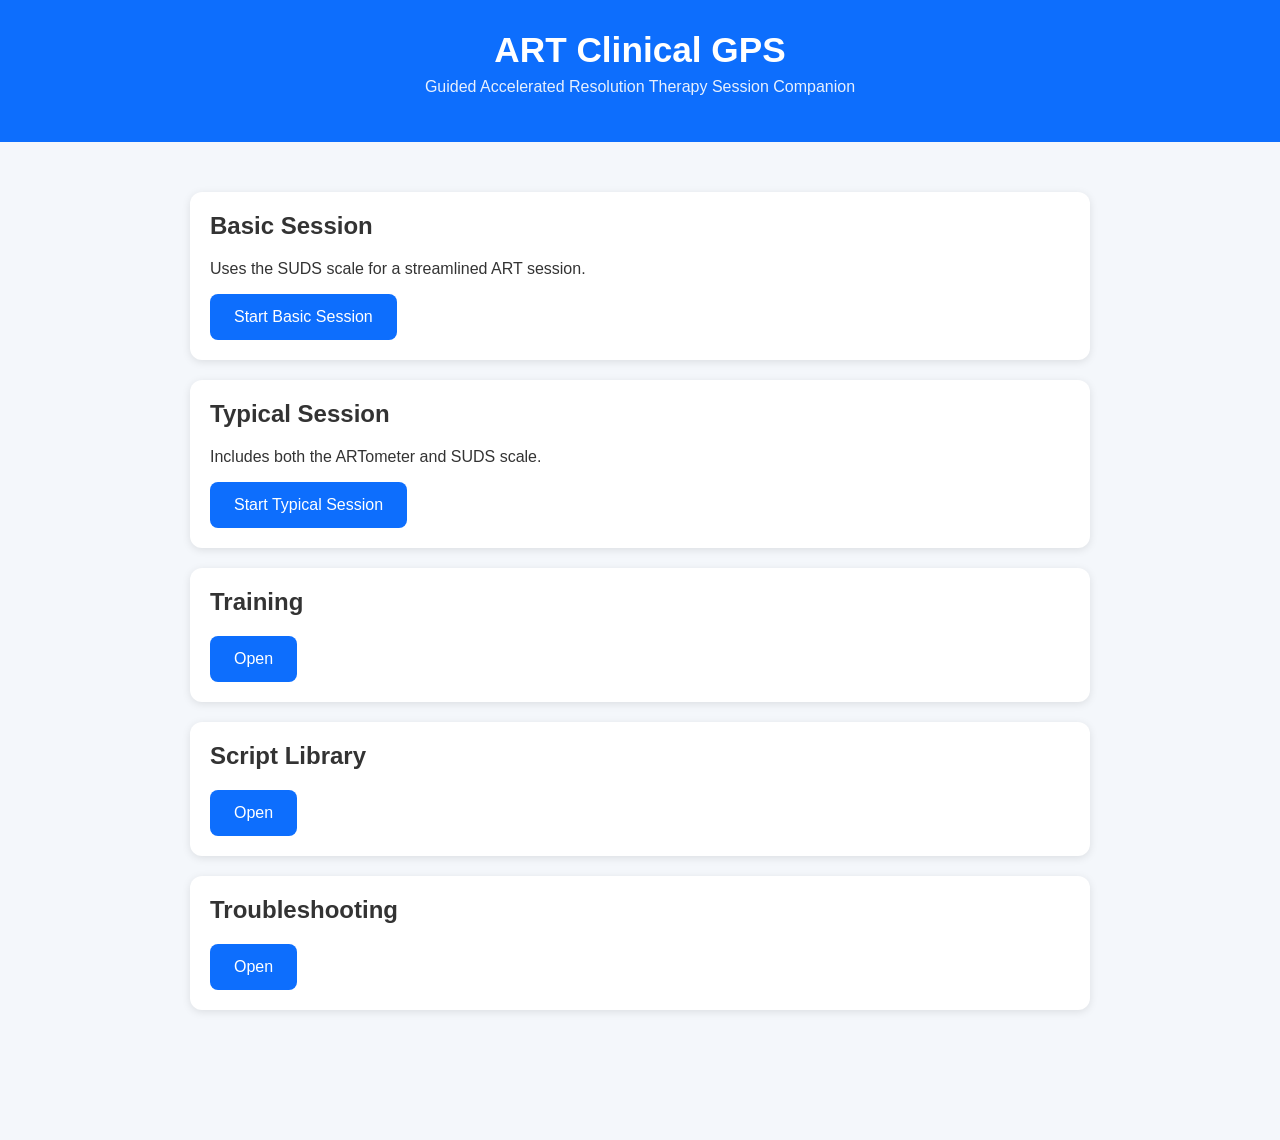
<file: index.html>
<!DOCTYPE html>
<html lang="en">
<head>
    <meta charset="UTF-8">

    <meta
        name="viewport"
        content="width=device-width, initial-scale=1.0"
    >

    <title>ART Clinical GPS</title>

    <link rel="stylesheet" href="styles.css">
</head>

<body>

    <header>
        <h1>ART Clinical GPS</h1>

        <p>
            Guided Accelerated Resolution Therapy Session Companion
        </p>
    </header>

    <main>

        <div class="card">
            <h2>Basic Session</h2>

            <p>
                Uses the SUDS scale for a streamlined ART session.
            </p>

            <button
                type="button"
                onclick="startBasicSession()"
            >
                Start Basic Session
            </button>
        </div>

        <div class="card">
            <h2>Typical Session</h2>

            <p>
                Includes both the ARTometer and SUDS scale.
            </p>

            <button
                type="button"
                onclick="startTypicalSession()"
            >
                Start Typical Session
            </button>
        </div>

        <div class="card">
            <h2>Training</h2>

            <button
                type="button"
                onclick="showMessage('Training Mode Coming Soon')"
            >
                Open
            </button>
        </div>

        <div class="card">
            <h2>Script Library</h2>

            <button
                type="button"
                onclick="showMessage('Script Library Coming Soon')"
            >
                Open
            </button>
        </div>

        <div class="card">
            <h2>Troubleshooting</h2>

            <button
                type="button"
                onclick="showMessage('Troubleshooting Coming Soon')"
            >
                Open
            </button>
        </div>

    </main>

    <div id="message"></div>

    <script src="app.js?v=3"></script>

</body>
</html>
</file>
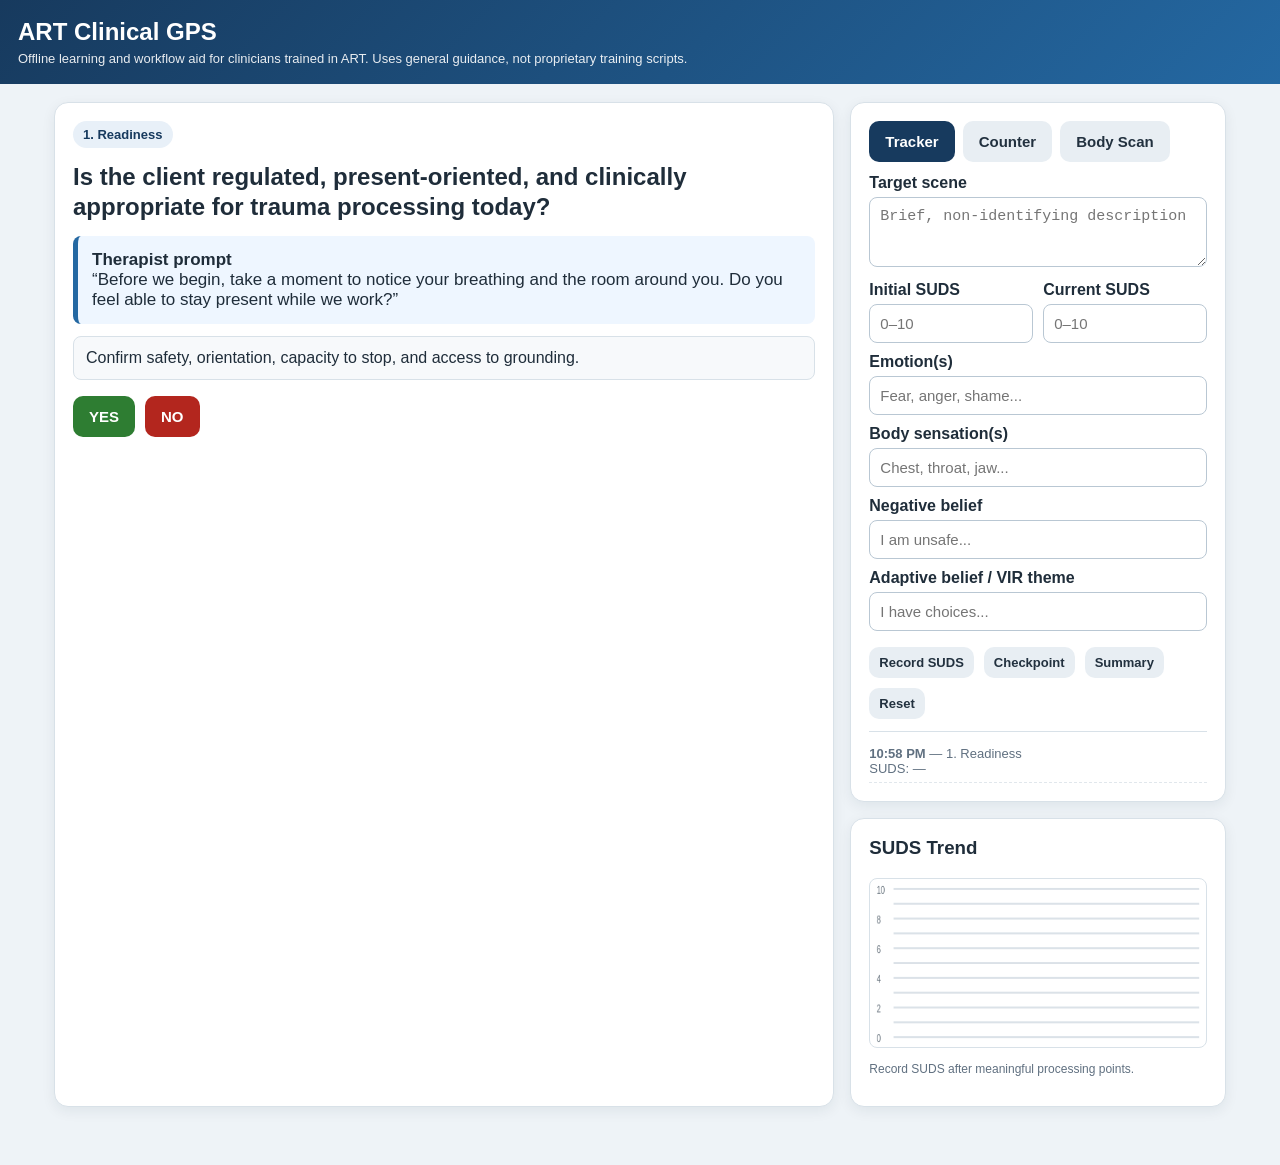
<file: ART_Clinical_GPS_Full.html>
<!DOCTYPE html>
<html lang="en">
<head>
<meta charset="utf-8">
<meta name="viewport" content="width=device-width, initial-scale=1">
<title>ART Clinical GPS</title>
<style>
:root{
  --navy:#173a5e; --blue:#2468a2; --green:#2e7d32; --red:#b3261e;
  --amber:#b26a00; --bg:#eef3f7; --card:#ffffff; --line:#d8e1e8;
  --text:#1f2d3a; --muted:#607080; --purple:#6b4fa1;
}
*{box-sizing:border-box}
body{margin:0;font-family:Arial,Helvetica,sans-serif;background:var(--bg);color:var(--text)}
header{background:linear-gradient(135deg,var(--navy),var(--blue));color:#fff;padding:18px}
header h1{margin:0;font-size:24px}
header p{margin:5px 0 0;font-size:13px;opacity:.9}
main{max-width:1200px;margin:18px auto;padding:0 14px 40px}
.layout{display:grid;grid-template-columns:1.35fr .65fr;gap:16px}
@media(max-width:900px){.layout{grid-template-columns:1fr}}
.card{background:var(--card);border:1px solid var(--line);border-radius:14px;padding:18px;box-shadow:0 4px 14px rgba(20,40,60,.07)}
.badge{display:inline-block;border-radius:999px;background:#e8f0f8;color:var(--navy);padding:6px 10px;font-weight:700;font-size:13px}
.question{font-size:24px;line-height:1.25;font-weight:800;margin:14px 0}
.script{background:#eef6ff;border-left:5px solid var(--blue);padding:14px;border-radius:8px;margin:12px 0;font-size:17px}
.note{background:#f7f9fb;border:1px solid var(--line);padding:12px;border-radius:8px;margin:10px 0}
.warning{background:#fff4e3;border-left:5px solid var(--amber);padding:12px;border-radius:8px;margin:10px 0}
.stop{background:#fdeceb;border-left:5px solid var(--red);padding:12px;border-radius:8px;margin:10px 0}
.actions{display:flex;flex-wrap:wrap;gap:10px;margin-top:16px}
button{border:none;border-radius:10px;padding:12px 16px;font-size:15px;font-weight:700;cursor:pointer}
button:hover{filter:brightness(.98)}
.primary{background:var(--blue);color:#fff}
.yes{background:var(--green);color:#fff}
.no{background:var(--red);color:#fff}
.amber{background:var(--amber);color:#fff}
.purple{background:var(--purple);color:#fff}
.secondary{background:#e8eef3;color:#22313f}
.response-grid{display:grid;grid-template-columns:1fr 1fr;gap:10px;margin-top:12px}
@media(max-width:650px){.response-grid{grid-template-columns:1fr}}
.response{background:#f7f9fb;border:1px solid var(--line);color:var(--text);text-align:left}
h2,h3{margin-top:0}
label{display:block;font-weight:700;margin:10px 0 5px}
input,textarea,select{width:100%;padding:10px;border:1px solid #b9c7d3;border-radius:8px;font-size:15px}
textarea{min-height:70px;resize:vertical}
.row{display:grid;grid-template-columns:1fr 1fr;gap:10px}
@media(max-width:650px){.row{grid-template-columns:1fr}}
.counter{text-align:center;font-size:56px;font-weight:800;color:var(--navy);margin:8px 0}
.progress{height:16px;background:#e6edf3;border-radius:999px;overflow:hidden}
.bar{height:100%;width:0;background:var(--green);transition:.2s}
.small{font-size:13px;padding:8px 10px}
.timeline{max-height:220px;overflow:auto;font-size:13px;color:var(--muted);border-top:1px solid var(--line);margin-top:12px;padding-top:8px}
.timeline div{padding:6px 0;border-bottom:1px dashed #e1e7ec}
canvas{width:100%;height:170px;border:1px solid var(--line);border-radius:8px;background:#fff}
.summary{white-space:pre-wrap;background:#f8fafc;border:1px solid var(--line);padding:12px;border-radius:8px}
.hidden{display:none}
.footer{font-size:12px;color:var(--muted);margin-top:10px}
.tabs{display:flex;gap:8px;flex-wrap:wrap;margin-bottom:12px}
.tab{background:#e8eef3;color:#22313f}
.tab.active{background:var(--navy);color:white}
.checklist{display:grid;grid-template-columns:1fr 1fr;gap:8px}
@media(max-width:650px){.checklist{grid-template-columns:1fr}}
.check{display:flex;align-items:center;gap:8px;border:1px solid var(--line);border-radius:8px;padding:8px}
.check input{width:auto}
</style>
</head>
<body>
<header>
  <h1>ART Clinical GPS</h1>
  <p>Offline learning and workflow aid for clinicians trained in ART. Uses general guidance, not proprietary training scripts.</p>
</header>

<main>
<div class="layout">
  <section class="card">
    <div id="stepBadge" class="badge">Step 1</div>
    <div id="question" class="question"></div>
    <div id="script"></div>
    <div id="clinicalNote"></div>
    <div id="responses"></div>
    <div id="actions" class="actions"></div>
  </section>

  <aside>
    <section class="card">
      <div class="tabs">
        <button class="tab active" onclick="showPanel('tracker',this)">Tracker</button>
        <button class="tab" onclick="showPanel('counterPanel',this)">Counter</button>
        <button class="tab" onclick="showPanel('bodyPanel',this)">Body Scan</button>
      </div>

      <div id="tracker">
        <label>Target scene</label>
        <textarea id="target" placeholder="Brief, non-identifying description"></textarea>

        <div class="row">
          <div>
            <label>Initial SUDS</label>
            <input id="initialSuds" type="number" min="0" max="10" placeholder="0–10">
          </div>
          <div>
            <label>Current SUDS</label>
            <input id="currentSuds" type="number" min="0" max="10" placeholder="0–10">
          </div>
        </div>

        <label>Emotion(s)</label>
        <input id="emotions" placeholder="Fear, anger, shame...">

        <label>Body sensation(s)</label>
        <input id="body" placeholder="Chest, throat, jaw...">

        <label>Negative belief</label>
        <input id="negativeBelief" placeholder="I am unsafe...">

        <label>Adaptive belief / VIR theme</label>
        <input id="adaptiveBelief" placeholder="I have choices...">

        <div class="actions">
          <button class="secondary small" onclick="recordSuds()">Record SUDS</button>
          <button class="secondary small" onclick="saveCheckpoint()">Checkpoint</button>
          <button class="secondary small" onclick="generateSummary()">Summary</button>
          <button class="secondary small" onclick="resetAll()">Reset</button>
        </div>
        <div id="timeline" class="timeline"></div>
      </div>

      <div id="counterPanel" class="hidden">
        <h3>40-Movement Counter</h3>
        <div id="count" class="counter">0</div>
        <div class="progress"><div id="bar" class="bar"></div></div>
        <div class="actions">
          <button class="primary" onclick="addMovement()">+1</button>
          <button class="secondary" onclick="addTen()">+10</button>
          <button class="secondary" onclick="resetCounter()">Reset</button>
        </div>
        <p class="footer">Use +10 after each group of ten movements to reduce distraction.</p>
      </div>

      <div id="bodyPanel" class="hidden">
        <h3>Body Scan</h3>
        <div class="checklist">
          <label class="check"><input type="checkbox" value="Head/face">Head/face</label>
          <label class="check"><input type="checkbox" value="Jaw/throat">Jaw/throat</label>
          <label class="check"><input type="checkbox" value="Shoulders/arms">Shoulders/arms</label>
          <label class="check"><input type="checkbox" value="Chest">Chest</label>
          <label class="check"><input type="checkbox" value="Abdomen">Abdomen</label>
          <label class="check"><input type="checkbox" value="Back">Back</label>
          <label class="check"><input type="checkbox" value="Hips/pelvis">Hips/pelvis</label>
          <label class="check"><input type="checkbox" value="Legs/feet">Legs/feet</label>
        </div>
        <label>Residual sensation notes</label>
        <textarea id="bodyNotes"></textarea>
      </div>
    </section>

    <section class="card" style="margin-top:16px">
      <h3>SUDS Trend</h3>
      <canvas id="sudsChart" width="500" height="170"></canvas>
      <p class="footer">Record SUDS after meaningful processing points.</p>
    </section>
  </aside>
</div>

<section id="summaryCard" class="card hidden" style="margin-top:16px">
  <h3>Editable Session Summary</h3>
  <div id="summary" class="summary"></div>
  <div class="actions">
    <button class="primary" onclick="copySummary()">Copy Summary</button>
  </div>
</section>
</main>

<script>
const nodes = {
start:{
 step:"1. Readiness",
 q:"Is the client regulated, present-oriented, and clinically appropriate for trauma processing today?",
 script:"“Before we begin, take a moment to notice your breathing and the room around you. Do you feel able to stay present while we work?”",
 note:"Confirm safety, orientation, capacity to stop, and access to grounding.",
 yes:"target", no:"stabilize"
},
stabilize:{
 step:"Pause and Stabilize",
 q:"The client is not ready to begin trauma processing.",
 script:"“Let’s pause the memory work and help your nervous system settle first.”",
 stop:"Use grounding, orientation, containment, breathing, or resourcing. Do not force processing.",
 next:"start", nextLabel:"Reassess Readiness"
},
target:{
 step:"2. Target",
 q:"Has one specific target scene been identified?",
 script:"“What single moment or snapshot feels most distressing right now?”",
 yes:"baseline", no:"narrowTarget"
},
narrowTarget:{
 step:"Narrow the Target",
 q:"Help the client move from a broad issue to one scene.",
 script:"“When you think about the whole situation, which single moment stands out most strongly?”",
 note:"Avoid targeting an entire childhood, relationship, or life chapter at once.",
 next:"baseline", nextLabel:"Target Chosen"
},
baseline:{
 step:"3. Baseline",
 q:"Have you recorded SUDS, emotions, body sensations, and the negative belief?",
 script:"“When you bring up that scene now, how disturbing is it from 0 to 10? What emotion and body sensation are strongest?”",
 yes:"orientation", no:"collectBaseline"
},
collectBaseline:{
 step:"Collect Baseline",
 q:"Complete the baseline fields before proceeding.",
 script:"“What does the scene make you believe about yourself right now?”",
 next:"orientation", nextLabel:"Baseline Complete"
},
orientation:{
 step:"4. Explain the Process",
 q:"Does the client understand the process, consent, and know they can stop?",
 script:"“You can keep the details private. Notice the image, feelings, and body sensations while following the movement. You may ask to stop at any time.”",
 yes:"movement", no:"clarify"
},
clarify:{
 step:"Clarify and Consent",
 q:"Address questions and confirm understanding.",
 script:"“What would help you feel more comfortable or more in control before we begin?”",
 next:"movement", nextLabel:"Client Ready"
},
movement:{
 step:"5. Processing Set",
 q:"Complete a set of approximately 40 eye movements.",
 script:"“Bring up the scene, notice what happens inside, and follow my hand with your eyes.”",
 note:"Use the counter if helpful. Maintain a pace the client can track comfortably.",
 next:"postSet", nextLabel:"Set Complete"
},
postSet:{
 step:"6. After the Set",
 q:"What did the client report?",
 script:"Ask: “What do you notice now?”",
 responses:[
  ["The image changed","imageChanged"],
  ["Emotion changed","emotionChanged"],
  ["Body sensation changed","bodyChanged"],
  ["Nothing changed","noChange"],
  ["New memory appeared","newMemory"],
  ["Client became flooded","flooded"],
  ["Client seems dissociated","dissociated"],
  ["Client is analyzing/intellectualizing","intellectualizing"]
 ]
},
imageChanged:{
 step:"Follow the Shift",
 q:"Is the changed image still connected to the same target?",
 script:"“Stay with what changed and notice what comes next.”",
 yes:"sudsCheck", no:"parkTarget"
},
emotionChanged:{
 step:"Follow the Emotion",
 q:"Did the emotional intensity decrease or transform?",
 script:"“Notice that change and stay with whatever is present now.”",
 yes:"sudsCheck", no:"movement"
},
bodyChanged:{
 step:"Follow the Body",
 q:"Did the body sensation decrease, move, or change quality?",
 script:"“Notice where the sensation is now and what it is doing.”",
 yes:"sudsCheck", no:"movement"
},
noChange:{
 step:"No Change",
 q:"Has there been no meaningful change after several sets?",
 script:"“Sometimes change is subtle. Notice whether anything is even slightly different.”",
 yes:"troubleshoot", no:"movement"
},
newMemory:{
 step:"New Memory",
 q:"Is the new memory clearly linked to the current target?",
 script:"“Does this feel like part of the same experience, or like a different target?”",
 yes:"movement", no:"parkTarget"
},
parkTarget:{
 step:"Park a New Target",
 q:"Record the unrelated material for later and return to the original target.",
 script:"“Let’s note that so we do not lose it, and return to the scene we started with.”",
 next:"movement", nextLabel:"Return to Target"
},
flooded:{
 step:"Flooding",
 q:"The client is outside the window of tolerance.",
 script:"“Pause. Feel your feet on the floor and look around the room. Tell me where you are right now.”",
 stop:"Stop processing. Reorient and regulate before deciding whether to continue.",
 next:"readinessAfterPause", nextLabel:"Reassess"
},
dissociated:{
 step:"Dissociation",
 q:"The client appears detached, far away, confused, or unresponsive.",
 script:"“Look at me and name three things you can see in the room. What day is it, and where are you?”",
 stop:"Do not continue eye movements until the client is clearly present and stable.",
 next:"readinessAfterPause", nextLabel:"Reassess"
},
readinessAfterPause:{
 step:"Reassessment",
 q:"Has the client returned to a stable, present state?",
 script:"“Do you feel fully back in the room and able to choose whether we continue?”",
 yes:"movement", no:"closure"
},
intellectualizing:{
 step:"Return to Experience",
 q:"Can the client shift from explaining to noticing?",
 script:"“Rather than figuring it out, notice the image, emotion, or body sensation that is present right now.”",
 yes:"movement", no:"troubleshoot"
},
troubleshoot:{
 step:"Troubleshooting",
 q:"Which issue best fits?",
 script:"Choose the closest clinical issue.",
 responses:[
  ["Target is too broad","narrowTarget"],
  ["Client cannot visualize","nonvisual"],
  ["Blocking belief may be present","blockingBelief"],
  ["Competing target keeps intruding","parkTarget"],
  ["Client remains dysregulated","stabilize"],
  ["Unsure / protocol feels stuck","consult"]
 ]
},
nonvisual:{
 step:"Nonvisual Processing",
 q:"Can the client work from emotion, body sensation, sound, or another sensory impression?",
 script:"“You do not need a clear picture. Notice the strongest feeling, sensation, sound, or sense of the scene.”",
 yes:"movement", no:"consult"
},
blockingBelief:{
 step:"Blocking Belief",
 q:"Can the client identify what feels unsafe about letting the distress change?",
 script:"“Is there any part of you that believes something bad would happen if this felt less upsetting?”",
 yes:"movement", no:"consult"
},
consult:{
 step:"Clinical Judgment",
 q:"Pause and reassess the treatment plan.",
 script:"Do not force the protocol. Consider stabilization, supervision, consultation, or a different intervention.",
 next:"closure", nextLabel:"Move to Closure"
},
sudsCheck:{
 step:"7. SUDS Check",
 q:"Is current SUDS approximately 0–2 and clearly reduced from baseline?",
 script:"“When you bring up the original scene now, what number is it from 0 to 10?”",
 yes:"virReady", no:"movement"
},
virReady:{
 step:"8. VIR Readiness",
 q:"Is the client ready to create a healthy preferred image?",
 script:"“Would you like to change the image in a way that feels safe, empowering, or complete?”",
 yes:"virOptions", no:"movement"
},
virOptions:{
 step:"Voluntary Image Replacement",
 q:"What kind of replacement best fits the client’s need?",
 script:"Keep the image client-generated.",
 responses:[
  ["Safety or rescue","virInstall"],
  ["Protection or boundary","virInstall"],
  ["Justice or accountability","virInstall"],
  ["Comfort or nurturing","virInstall"],
  ["Empowerment or choice","virInstall"],
  ["A peaceful ending","virInstall"]
 ]
},
virInstall:{
 step:"9. Reinforce VIR",
 q:"Complete another movement set while the client holds the preferred image.",
 script:"“Hold that new image and notice what feels different now.”",
 next:"bodyScan", nextLabel:"Set Complete"
},
bodyScan:{
 step:"10. Body Scan",
 q:"Is there any residual tension, discomfort, or emotional charge in the body?",
 script:"“Slowly scan from your head to your feet. Where do you notice anything remaining?”",
 yes:"bodyProcess", no:"futureTemplate"
},
bodyProcess:{
 step:"Target Residual Sensation",
 q:"Process the remaining body sensation.",
 script:"“Focus on that sensation and follow the movement.”",
 next:"bodyScan", nextLabel:"Recheck Body"
},
futureTemplate:{
 step:"11. Future Template",
 q:"When the client imagines a likely future trigger, does distress return?",
 script:"“Imagine encountering a similar situation in the future. What do you notice?”",
 yes:"futureProcess", no:"closure"
},
futureProcess:{
 step:"Future Trigger Processing",
 q:"Process the future-trigger distress and then retest.",
 script:"“Stay with what comes up in that future situation and follow the movement.”",
 next:"futureTemplate", nextLabel:"Retest"
},
closure:{
 step:"12. Closure",
 q:"Is the client grounded, present-oriented, and stable enough to end?",
 script:"“Take a breath, look around the room, and notice that the session is ending. What do you need before you leave?”",
 yes:"complete", no:"stabilize"
},
complete:{
 step:"Complete",
 q:"Session workflow complete.",
 script:"Record final SUDS, client response, residual material, and follow-up plan.",
 next:"start", nextLabel:"Start New Session"
}
};

let current = "start";
let movementCount = 0;
let sudsData = [];
let checkpoints = [];

function render(id){
  current = id;
  const n = nodes[id];
  document.getElementById("stepBadge").textContent = n.step;
  document.getElementById("question").textContent = n.q;
  document.getElementById("script").innerHTML = n.script ? `<div class="script"><b>Therapist prompt</b><br>${n.script}</div>` : "";
  let noteHtml = "";
  if(n.note) noteHtml += `<div class="note">${n.note}</div>`;
  if(n.warning) noteHtml += `<div class="warning">${n.warning}</div>`;
  if(n.stop) noteHtml += `<div class="stop">${n.stop}</div>`;
  document.getElementById("clinicalNote").innerHTML = noteHtml;

  const resp = document.getElementById("responses");
  resp.innerHTML = "";
  if(n.responses){
    const grid = document.createElement("div");
    grid.className = "response-grid";
    n.responses.forEach(([label,next])=>{
      const b = document.createElement("button");
      b.className = "response";
      b.textContent = label;
      b.onclick = ()=>render(next);
      grid.appendChild(b);
    });
    resp.appendChild(grid);
  }

  const actions = document.getElementById("actions");
  actions.innerHTML = "";
  if(n.yes || n.no){
    if(n.yes) actions.appendChild(makeButton("YES","yes",()=>render(n.yes)));
    if(n.no) actions.appendChild(makeButton("NO","no",()=>render(n.no)));
  } else if(n.next){
    actions.appendChild(makeButton(n.nextLabel || "Continue","primary",()=>render(n.next)));
  }

  logStep(n.step);
  window.scrollTo({top:0,behavior:"smooth"});
}

function makeButton(text,cls,fn){
  const b=document.createElement("button");
  b.textContent=text;b.className=cls;b.onclick=fn;return b;
}

function showPanel(id,btn){
  ["tracker","counterPanel","bodyPanel"].forEach(x=>document.getElementById(x).classList.add("hidden"));
  document.getElementById(id).classList.remove("hidden");
  document.querySelectorAll(".tab").forEach(x=>x.classList.remove("active"));
  btn.classList.add("active");
}

function addMovement(){movementCount=Math.min(40,movementCount+1);updateCounter()}
function addTen(){movementCount=Math.min(40,movementCount+10);updateCounter()}
function resetCounter(){movementCount=0;updateCounter()}
function updateCounter(){
  document.getElementById("count").textContent = movementCount===40 ? "40 ✓" : movementCount;
  document.getElementById("bar").style.width=(movementCount/40*100)+"%";
}

function val(id){return document.getElementById(id).value.trim()}

function recordSuds(){
  const v = Number(val("currentSuds"));
  if(Number.isNaN(v) || v<0 || v>10){alert("Enter a SUDS value from 0 to 10.");return}
  sudsData.push(v);
  drawChart();
  saveCheckpoint();
}

function drawChart(){
  const c=document.getElementById("sudsChart"),ctx=c.getContext("2d");
  ctx.clearRect(0,0,c.width,c.height);
  ctx.strokeStyle="#b7c4d0";ctx.lineWidth=1;
  for(let i=0;i<=10;i++){
    const y=10+(150/10)*i;
    ctx.beginPath();ctx.moveTo(35,y);ctx.lineTo(490,y);ctx.stroke();
  }
  ctx.fillStyle="#5f6b76";ctx.font="11px Arial";
  for(let i=0;i<=10;i+=2){ctx.fillText(String(10-i),10,15+(150/10)*i)}
  if(sudsData.length===0)return;
  ctx.strokeStyle="#2468a2";ctx.lineWidth=3;ctx.beginPath();
  sudsData.forEach((v,i)=>{
    const x=45 + (i*(430/Math.max(1,sudsData.length-1)));
    const y=10 + ((10-v)/10)*150;
    if(i===0)ctx.moveTo(x,y);else ctx.lineTo(x,y);
  });
  ctx.stroke();
  ctx.fillStyle="#2468a2";
  sudsData.forEach((v,i)=>{
    const x=45 + (i*(430/Math.max(1,sudsData.length-1)));
    const y=10 + ((10-v)/10)*150;
    ctx.beginPath();ctx.arc(x,y,4,0,Math.PI*2);ctx.fill();
  });
}

function logStep(step){
  const last=checkpoints[checkpoints.length-1];
  if(!last || last.step!==step){
    checkpoints.push({time:new Date().toLocaleTimeString([], {hour:'2-digit',minute:'2-digit'}),step,suds:val("currentSuds")||"—"});
    updateTimeline();
  }
}

function saveCheckpoint(){
  checkpoints.push({
    time:new Date().toLocaleTimeString([], {hour:'2-digit',minute:'2-digit'}),
    step:nodes[current].step,
    suds:val("currentSuds")||"—"
  });
  updateTimeline();
}

function updateTimeline(){
  document.getElementById("timeline").innerHTML = checkpoints.slice(-25).reverse().map(x=>
    `<div><b>${x.time}</b> — ${x.step}<br>SUDS: ${x.suds}</div>`
  ).join("");
}

function selectedBodyAreas(){
  return [...document.querySelectorAll('#bodyPanel input[type="checkbox"]:checked')].map(x=>x.value).join(", ");
}

function generateSummary(){
  const text =
`ART SESSION WORKFLOW SUMMARY

Target scene: ${val("target")||"Not entered"}
Initial SUDS: ${val("initialSuds")||"Not entered"}
Current/final SUDS: ${val("currentSuds")||"Not entered"}
SUDS sequence: ${sudsData.length?sudsData.join(" → "):"Not recorded"}

Emotion(s): ${val("emotions")||"Not entered"}
Body sensation(s): ${val("body")||"Not entered"}
Body scan areas noted: ${selectedBodyAreas()||"None selected"}
Residual body notes: ${val("bodyNotes")||"Not entered"}

Negative belief: ${val("negativeBelief")||"Not entered"}
Adaptive belief / VIR theme: ${val("adaptiveBelief")||"Not entered"}
Last workflow step reached: ${nodes[current].step}

Documentation reminder:
Edit this text so it accurately reflects the actual interventions used, client response, risk assessment, clinical judgment, and follow-up plan. Do not paste it into the record without review.`;
  document.getElementById("summary").textContent=text;
  document.getElementById("summaryCard").classList.remove("hidden");
  document.getElementById("summaryCard").scrollIntoView({behavior:"smooth"});
}

function copySummary(){
  navigator.clipboard.writeText(document.getElementById("summary").textContent);
}

function resetAll(){
  if(!confirm("Clear all entered session information and restart?"))return;
  ["target","initialSuds","currentSuds","emotions","body","negativeBelief","adaptiveBelief","bodyNotes"].forEach(id=>document.getElementById(id).value="");
  document.querySelectorAll('#bodyPanel input[type="checkbox"]').forEach(x=>x.checked=false);
  checkpoints=[];sudsData=[];resetCounter();drawChart();
  document.getElementById("summaryCard").classList.add("hidden");
  render("start");
}

drawChart();
render("start");
</script>
</body>
</html>
</file>
<file: styles.css>
body {
    font-family: Arial, Helvetica, sans-serif;
    background: #f4f7fb;
    margin: 0;
    padding: 0;
    color: #333;
}

header {
    background: #0d6efd;
    color: white;
    text-align: center;
    padding: 30px 20px;
}

header h1 {
    margin: 0;
    font-size: 2.2rem;
}

header p {
    margin-top: 8px;
    opacity: 0.9;
}

main {
    max-width: 900px;
    margin: 30px auto;
    padding: 20px;
}

.card {
    background: white;
    border-radius: 12px;
    padding: 20px;
    margin-bottom: 20px;
    box-shadow: 0 2px 8px rgba(0,0,0,.1);
}

.card h2 {
    margin-top: 0;
}

button {
    background: #0d6efd;
    color: white;
    border: none;
    padding: 14px 24px;
    border-radius: 8px;
    cursor: pointer;
    font-size: 16px;
}

button:hover {
    background: #0b5ed7;
}

#message {
    text-align: center;
    font-size: 22px;
    font-weight: bold;
    padding: 30px;
    color: #0d6efd;
}
</file>
